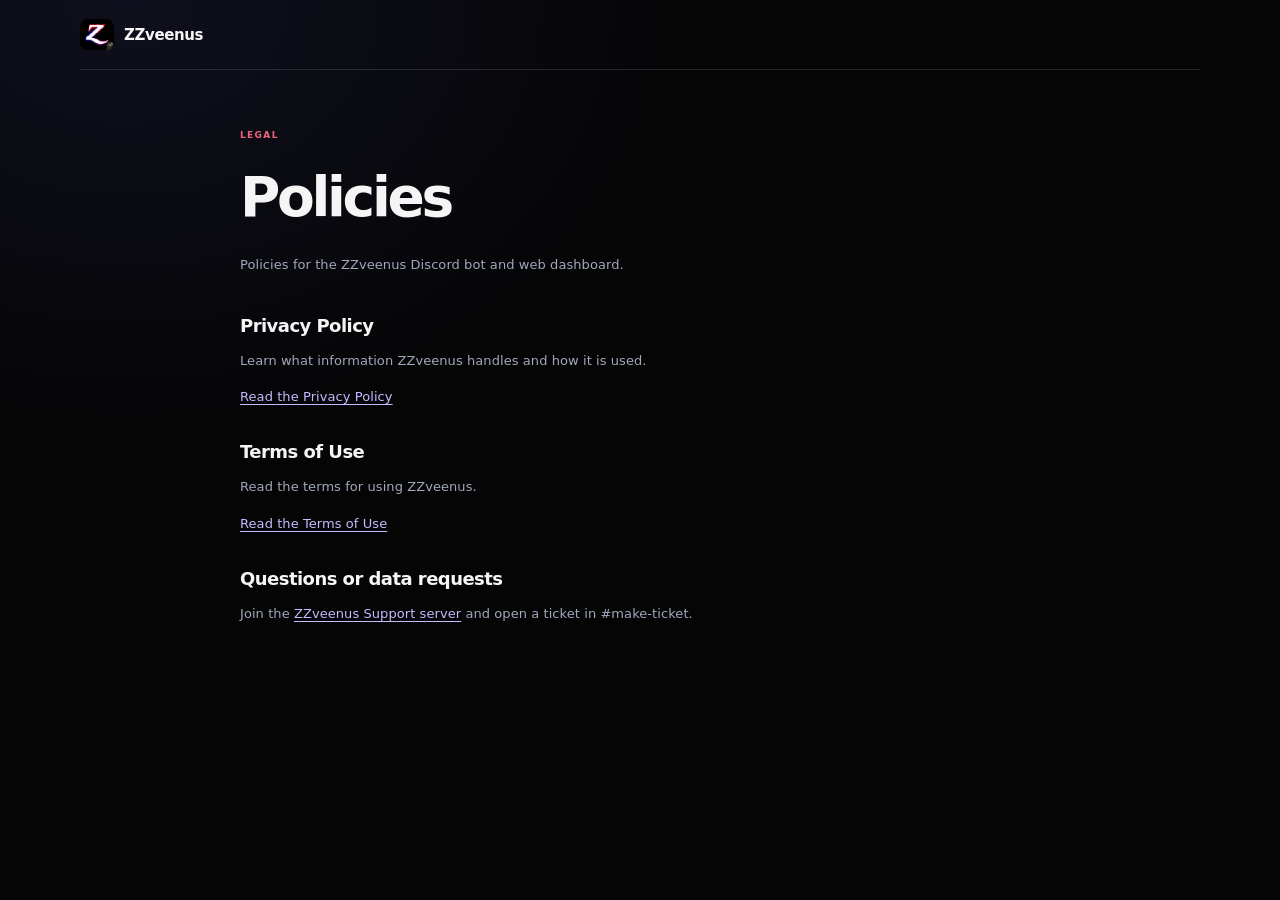
<file: index.html>
<!doctype html>
<html lang="en">
<head>
  <meta charset="utf-8">
  <meta name="viewport" content="width=device-width, initial-scale=1">
  <meta name="theme-color" content="#08090b">
  <meta name="description" content="ZZveenus service policies and support information.">
  <title>ZZveenus — Legal</title>
  <link rel="icon" href="zzveenus.png" type="image/png">
  <link rel="stylesheet" href="site.css">
</head>
<body class="doc-page">
  <header class="doc-header"><a class="brand" href="index.html" aria-label="ZZveenus legal home"><img class="brand-logo" src="zzveenus.png" alt=""><span>ZZveenus</span></a></header>
  <main class="doc-shell legal-content">
    <section class="doc-lead"><div class="eyebrow">LEGAL</div><h1>Policies</h1><p>Policies for the ZZveenus Discord bot and web dashboard.</p></section>
    <h2>Privacy Policy</h2>
    <p>Learn what information ZZveenus handles and how it is used.</p>
    <p><a href="privacy.html">Read the Privacy Policy</a></p>
    <h2>Terms of Use</h2>
    <p>Read the terms for using ZZveenus.</p>
    <p><a href="terms.html">Read the Terms of Use</a></p>
    <h2>Questions or data requests</h2>
    <p>Join the <a href="https://discord.com/invite/rjfcsgmcDd">ZZveenus Support server</a> and open a ticket in #make-ticket.</p>
  </main>
</body>
</html>
</file>
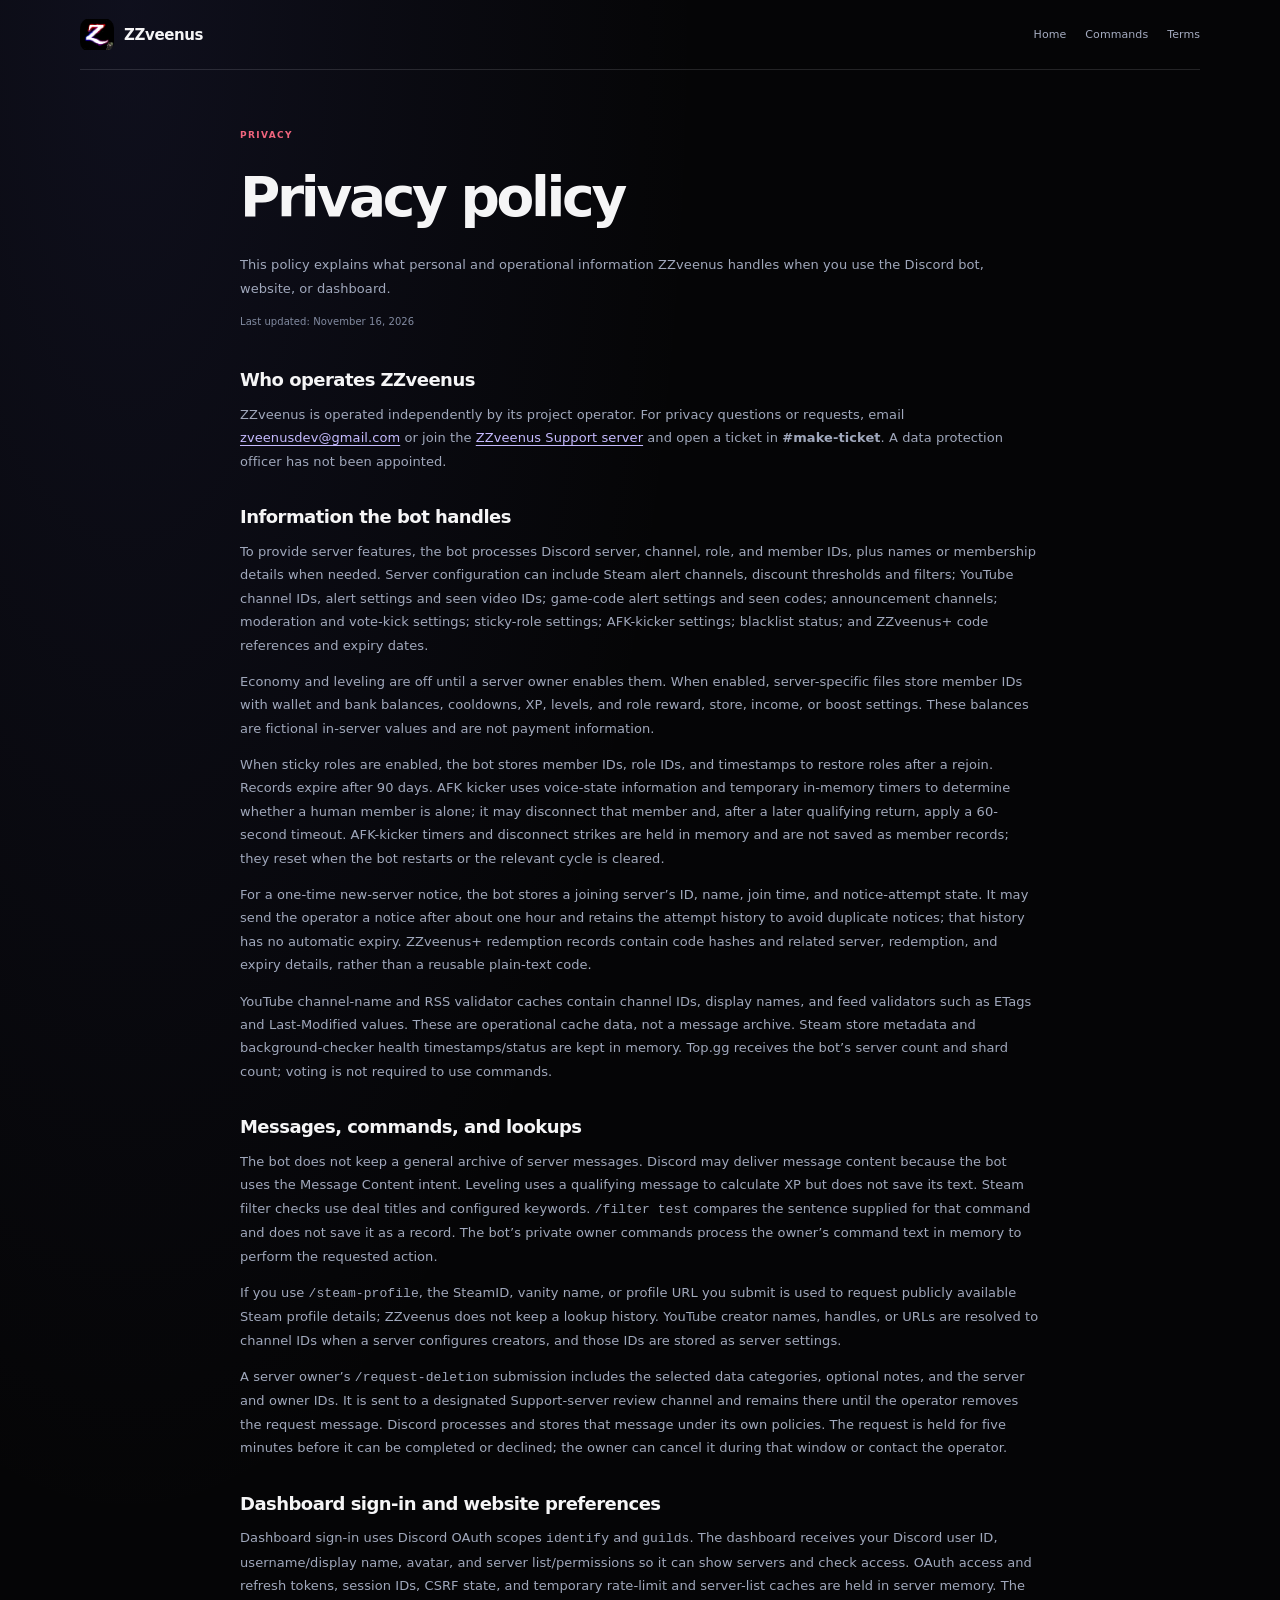
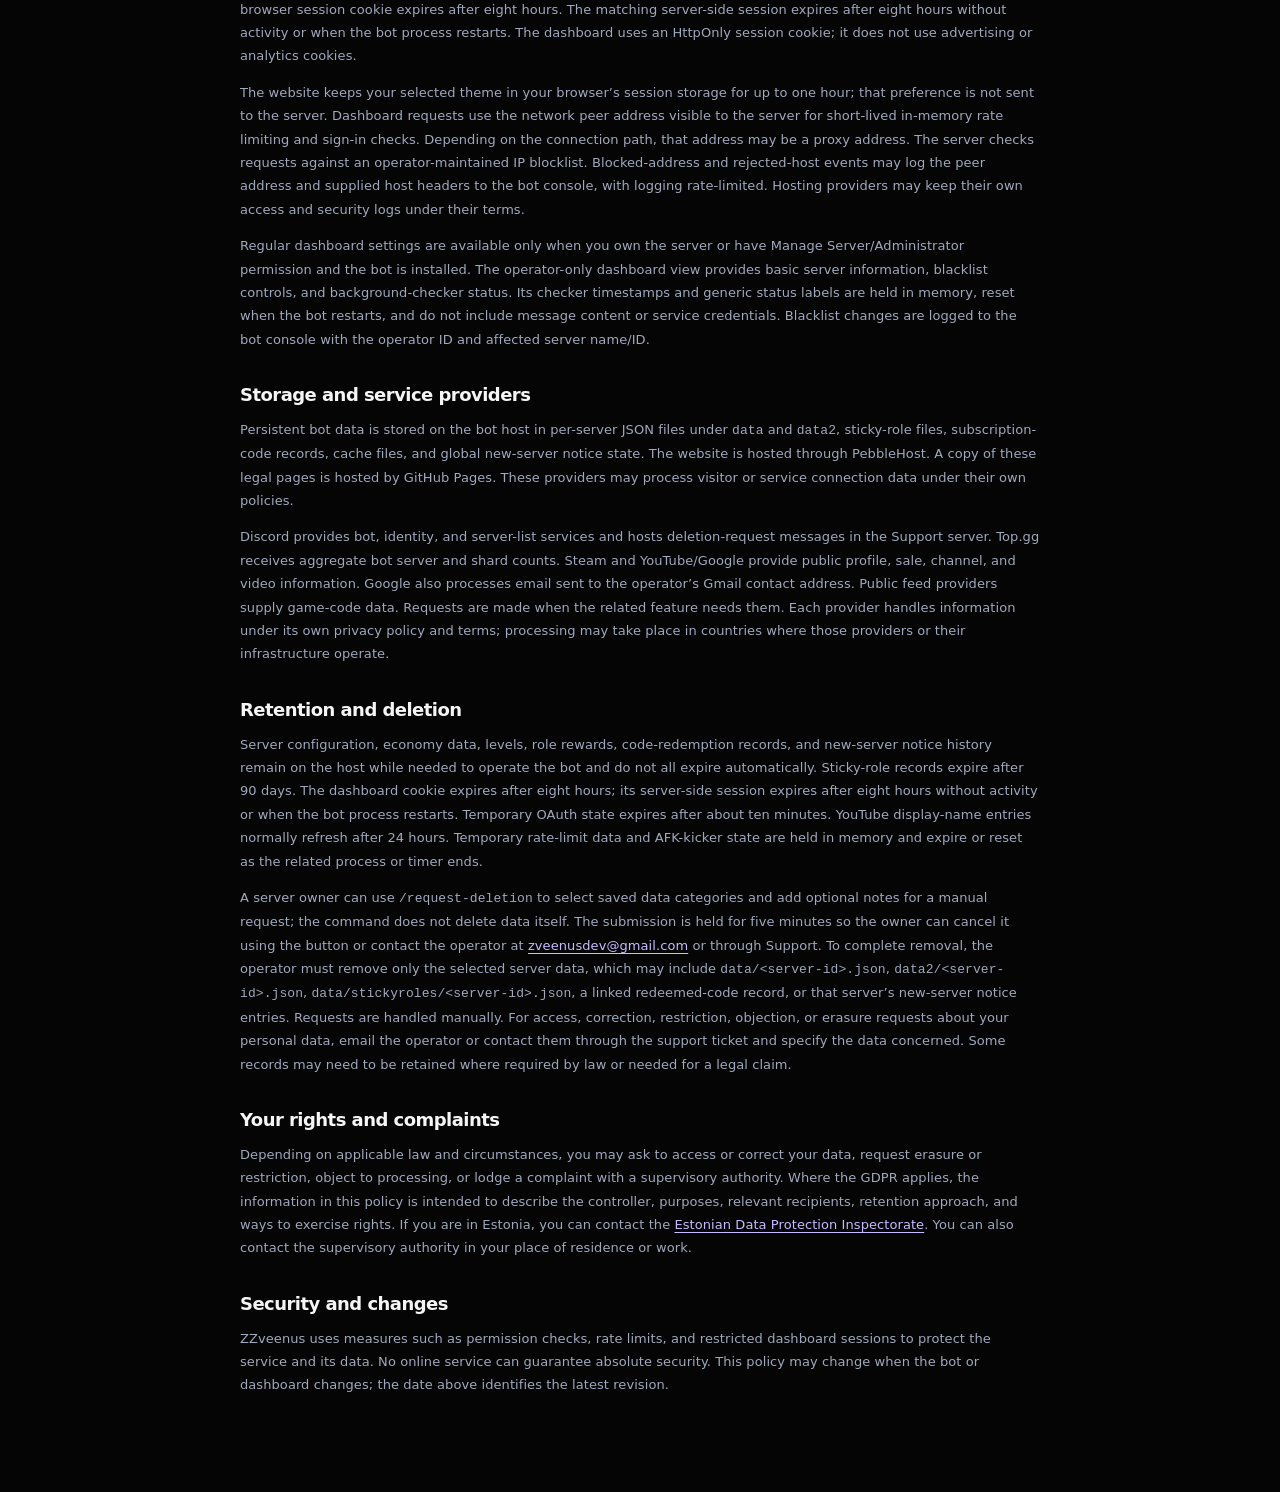
<file: privacy.html>
<!doctype html>
<html lang="en">
<head>
  <meta charset="utf-8">
  <meta name="viewport" content="width=device-width, initial-scale=1">
  <meta name="theme-color" content="#08090b">
  <meta name="description" content="What information ZZveenus and its dashboard handle, and how it is used.">
  <title>Privacy — ZZveenus</title>
  <link rel="canonical" href="https://zveenus.github.io/ZZveenus/privacy.html">
  <link rel="icon" href="zzveenus.png" type="image/png">
  <link rel="stylesheet" href="site.css">
</head>
<body class="doc-page">
  <header class="doc-header"><a class="brand" href="index.html" aria-label="ZZveenus home"><img class="brand-logo" src="zzveenus.png" alt="" onerror="this.hidden=true"><span>ZZveenus</span></a><nav class="doc-nav" aria-label="Page navigation"><a href="index.html">Home</a><a href="https://zzveenus.duckdns.org/commands">Commands</a><a href="terms.html">Terms</a></nav></header>
  <main class="doc-shell legal-content">
    <section class="doc-lead"><div class="eyebrow">PRIVACY</div><h1>Privacy policy</h1><p>This policy explains what personal and operational information ZZveenus handles when you use the Discord bot, website, or dashboard.</p><p class="last-updated">Last updated: November 16, 2026</p></section>
    <h2>Who operates ZZveenus</h2>
    <p>ZZveenus is operated independently by its project operator. For privacy questions or requests, email <a href="mailto:zveenusdev@gmail.com">zveenusdev@gmail.com</a> or join the <a href="https://discord.com/invite/rjfcsgmcDd">ZZveenus Support server</a> and open a ticket in <b>#make-ticket</b>. A data protection officer has not been appointed.</p>
    <h2>Information the bot handles</h2>
    <p>To provide server features, the bot processes Discord server, channel, role, and member IDs, plus names or membership details when needed. Server configuration can include Steam alert channels, discount thresholds and filters; YouTube channel IDs, alert settings and seen video IDs; game-code alert settings and seen codes; announcement channels; moderation and vote-kick settings; sticky-role settings; AFK-kicker settings; blacklist status; and ZZveenus+ code references and expiry dates.</p>
    <p>Economy and leveling are off until a server owner enables them. When enabled, server-specific files store member IDs with wallet and bank balances, cooldowns, XP, levels, and role reward, store, income, or boost settings. These balances are fictional in-server values and are not payment information.</p>
    <p>When sticky roles are enabled, the bot stores member IDs, role IDs, and timestamps to restore roles after a rejoin. Records expire after 90 days. AFK kicker uses voice-state information and temporary in-memory timers to determine whether a human member is alone; it may disconnect that member and, after a later qualifying return, apply a 60-second timeout. AFK-kicker timers and disconnect strikes are held in memory and are not saved as member records; they reset when the bot restarts or the relevant cycle is cleared.</p>
    <p>For a one-time new-server notice, the bot stores a joining server’s ID, name, join time, and notice-attempt state. It may send the operator a notice after about one hour and retains the attempt history to avoid duplicate notices; that history has no automatic expiry. ZZveenus+ redemption records contain code hashes and related server, redemption, and expiry details, rather than a reusable plain-text code.</p>
    <p>YouTube channel-name and RSS validator caches contain channel IDs, display names, and feed validators such as ETags and Last-Modified values. These are operational cache data, not a message archive. Steam store metadata and background-checker health timestamps/status are kept in memory. Top.gg receives the bot’s server count and shard count; voting is not required to use commands.</p>
    <h2>Messages, commands, and lookups</h2>
    <p>The bot does not keep a general archive of server messages. Discord may deliver message content because the bot uses the Message Content intent. Leveling uses a qualifying message to calculate XP but does not save its text. Steam filter checks use deal titles and configured keywords. <code>/filter test</code> compares the sentence supplied for that command and does not save it as a record. The bot’s private owner commands process the owner’s command text in memory to perform the requested action.</p>
    <p>If you use <code>/steam-profile</code>, the SteamID, vanity name, or profile URL you submit is used to request publicly available Steam profile details; ZZveenus does not keep a lookup history. YouTube creator names, handles, or URLs are resolved to channel IDs when a server configures creators, and those IDs are stored as server settings.</p>
    <p>A server owner’s <code>/request-deletion</code> submission includes the selected data categories, optional notes, and the server and owner IDs. It is sent to a designated Support-server review channel and remains there until the operator removes the request message. Discord processes and stores that message under its own policies. The request is held for five minutes before it can be completed or declined; the owner can cancel it during that window or contact the operator.</p>
    <h2>Dashboard sign-in and website preferences</h2>
    <p>Dashboard sign-in uses Discord OAuth scopes <code>identify</code> and <code>guilds</code>. The dashboard receives your Discord user ID, username/display name, avatar, and server list/permissions so it can show servers and check access. OAuth access and refresh tokens, session IDs, CSRF state, and temporary rate-limit and server-list caches are held in server memory. The browser session cookie expires after eight hours. The matching server-side session expires after eight hours without activity or when the bot process restarts. The dashboard uses an HttpOnly session cookie; it does not use advertising or analytics cookies.</p>
    <p>The website keeps your selected theme in your browser’s session storage for up to one hour; that preference is not sent to the server. Dashboard requests use the network peer address visible to the server for short-lived in-memory rate limiting and sign-in checks. Depending on the connection path, that address may be a proxy address. The server checks requests against an operator-maintained IP blocklist. Blocked-address and rejected-host events may log the peer address and supplied host headers to the bot console, with logging rate-limited. Hosting providers may keep their own access and security logs under their terms.</p>
    <p>Regular dashboard settings are available only when you own the server or have Manage Server/Administrator permission and the bot is installed. The operator-only dashboard view provides basic server information, blacklist controls, and background-checker status. Its checker timestamps and generic status labels are held in memory, reset when the bot restarts, and do not include message content or service credentials. Blacklist changes are logged to the bot console with the operator ID and affected server name/ID.</p>
    <h2>Storage and service providers</h2>
    <p>Persistent bot data is stored on the bot host in per-server JSON files under <code>data</code> and <code>data2</code>, sticky-role files, subscription-code records, cache files, and global new-server notice state. The website is hosted through PebbleHost. A copy of these legal pages is hosted by GitHub Pages. These providers may process visitor or service connection data under their own policies.</p>
    <p>Discord provides bot, identity, and server-list services and hosts deletion-request messages in the Support server. Top.gg receives aggregate bot server and shard counts. Steam and YouTube/Google provide public profile, sale, channel, and video information. Google also processes email sent to the operator’s Gmail contact address. Public feed providers supply game-code data. Requests are made when the related feature needs them. Each provider handles information under its own privacy policy and terms; processing may take place in countries where those providers or their infrastructure operate.</p>
    <h2>Retention and deletion</h2>
    <p>Server configuration, economy data, levels, role rewards, code-redemption records, and new-server notice history remain on the host while needed to operate the bot and do not all expire automatically. Sticky-role records expire after 90 days. The dashboard cookie expires after eight hours; its server-side session expires after eight hours without activity or when the bot process restarts. Temporary OAuth state expires after about ten minutes. YouTube display-name entries normally refresh after 24 hours. Temporary rate-limit data and AFK-kicker state are held in memory and expire or reset as the related process or timer ends.</p>
    <p>A server owner can use <code>/request-deletion</code> to select saved data categories and add optional notes for a manual request; the command does not delete data itself. The submission is held for five minutes so the owner can cancel it using the button or contact the operator at <a href="mailto:zveenusdev@gmail.com">zveenusdev@gmail.com</a> or through Support. To complete removal, the operator must remove only the selected server data, which may include <code>data/&lt;server-id&gt;.json</code>, <code>data2/&lt;server-id&gt;.json</code>, <code>data/stickyroles/&lt;server-id&gt;.json</code>, a linked redeemed-code record, or that server’s new-server notice entries. Requests are handled manually. For access, correction, restriction, objection, or erasure requests about your personal data, email the operator or contact them through the support ticket and specify the data concerned. Some records may need to be retained where required by law or needed for a legal claim.</p>
    <h2>Your rights and complaints</h2>
    <p>Depending on applicable law and circumstances, you may ask to access or correct your data, request erasure or restriction, object to processing, or lodge a complaint with a supervisory authority. Where the GDPR applies, the information in this policy is intended to describe the controller, purposes, relevant recipients, retention approach, and ways to exercise rights. If you are in Estonia, you can contact the <a href="https://www.aki.ee/en/guidelines-legislation/how-can-we-help-foreign-persons-and-authorities">Estonian Data Protection Inspectorate</a>. You can also contact the supervisory authority in your place of residence or work.</p>
    <h2>Security and changes</h2>
    <p>ZZveenus uses measures such as permission checks, rate limits, and restricted dashboard sessions to protect the service and its data. No online service can guarantee absolute security. This policy may change when the bot or dashboard changes; the date above identifies the latest revision.</p>
  </main>
</body>
</html>
</file>
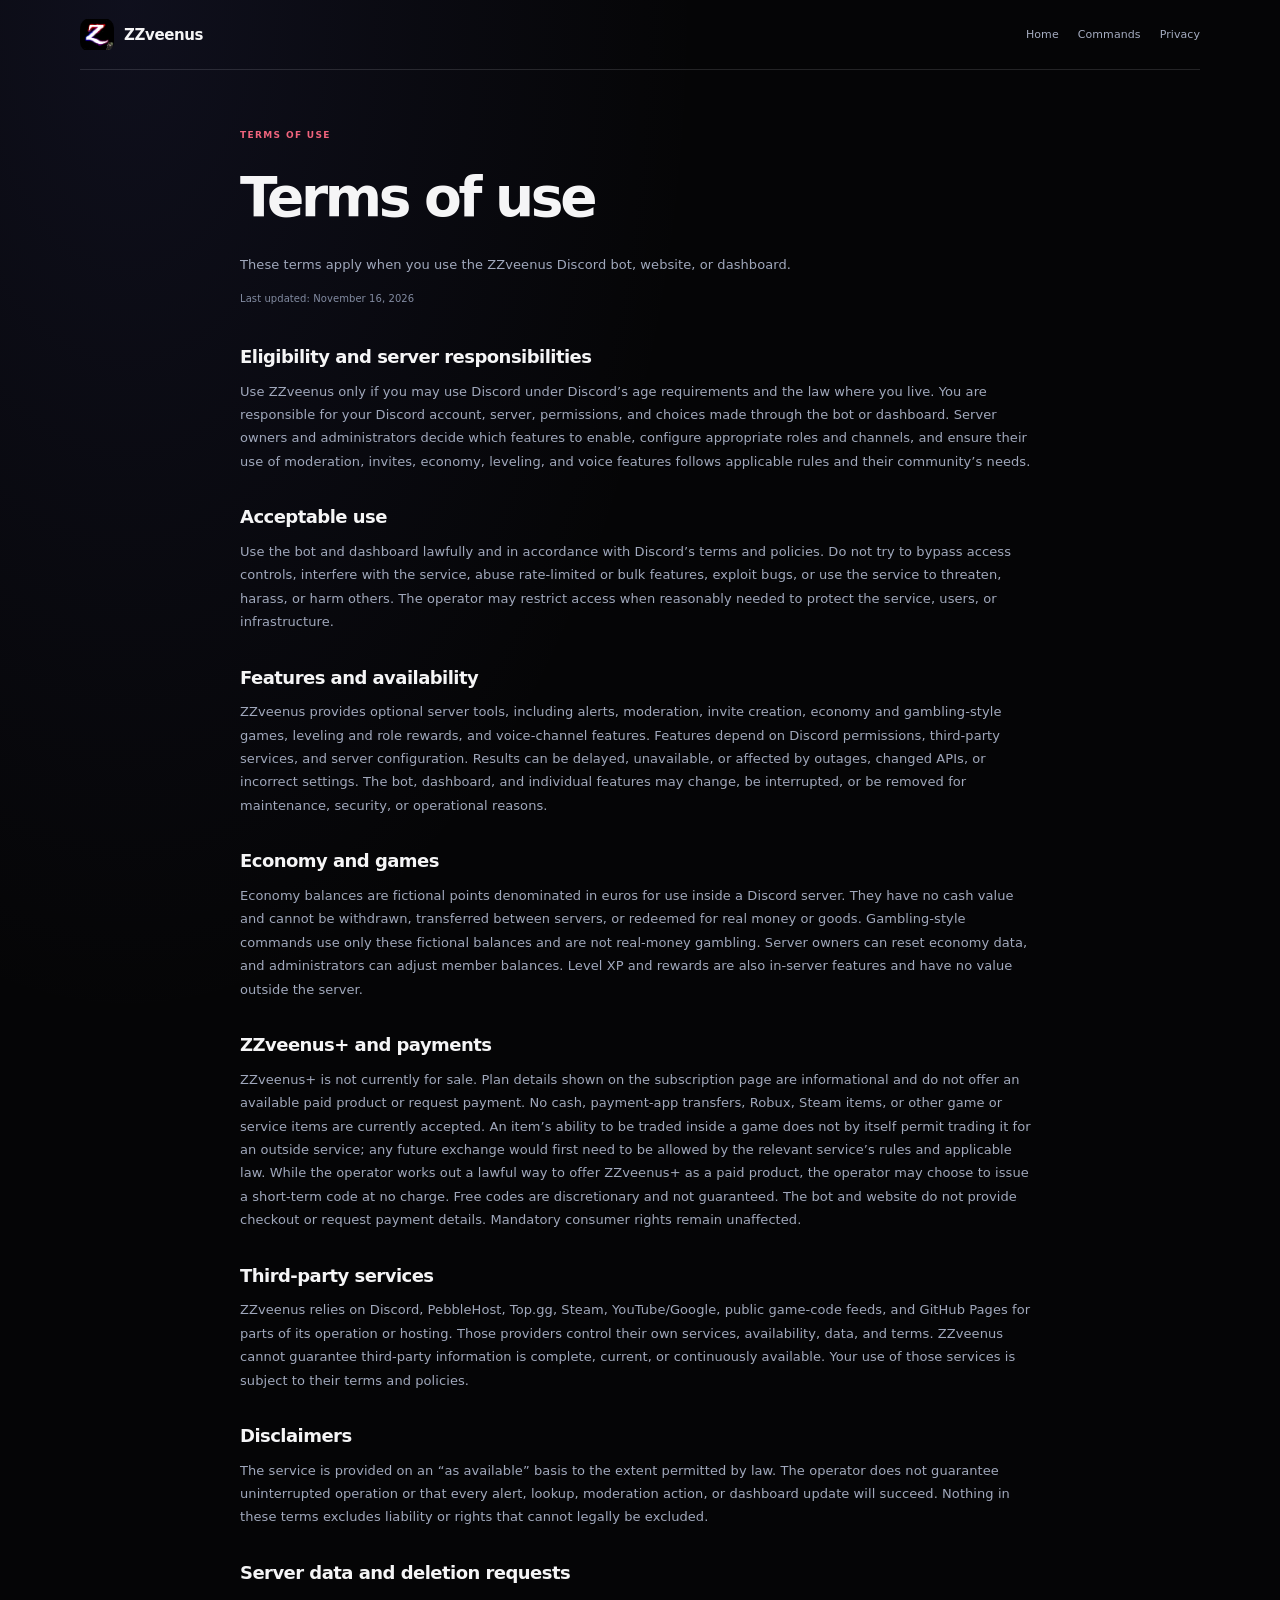
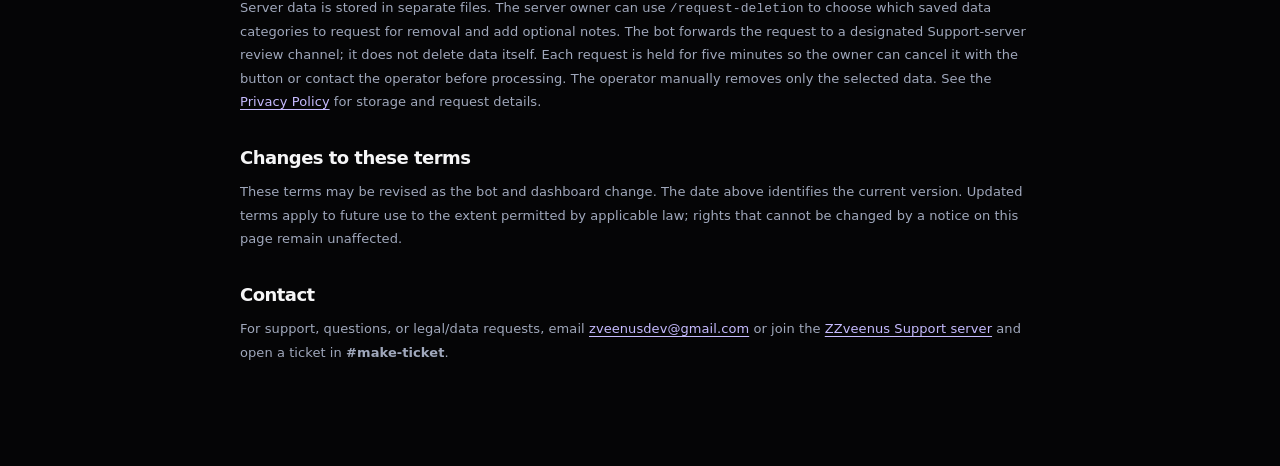
<file: terms.html>
<!doctype html>
<html lang="en">
<head>
  <meta charset="utf-8">
  <meta name="viewport" content="width=device-width, initial-scale=1">
  <meta name="theme-color" content="#08090b">
  <meta name="description" content="Terms for using the ZZveenus Discord bot and web dashboard.">
  <title>Terms — ZZveenus</title>
  <link rel="canonical" href="https://zveenus.github.io/ZZveenus/terms.html">
  <link rel="icon" href="zzveenus.png" type="image/png">
  <link rel="stylesheet" href="site.css">
</head>
<body class="doc-page">
  <header class="doc-header"><a class="brand" href="index.html" aria-label="ZZveenus home"><img class="brand-logo" src="zzveenus.png" alt="" onerror="this.hidden=true"><span>ZZveenus</span></a><nav class="doc-nav" aria-label="Page navigation"><a href="index.html">Home</a><a href="https://zzveenus.duckdns.org/commands">Commands</a><a href="privacy.html">Privacy</a></nav></header>
  <main class="doc-shell legal-content">
    <section class="doc-lead"><div class="eyebrow">TERMS OF USE</div><h1>Terms of use</h1><p>These terms apply when you use the ZZveenus Discord bot, website, or dashboard.</p><p class="last-updated">Last updated: November 16, 2026</p></section>
    <h2>Eligibility and server responsibilities</h2>
    <p>Use ZZveenus only if you may use Discord under Discord’s age requirements and the law where you live. You are responsible for your Discord account, server, permissions, and choices made through the bot or dashboard. Server owners and administrators decide which features to enable, configure appropriate roles and channels, and ensure their use of moderation, invites, economy, leveling, and voice features follows applicable rules and their community’s needs.</p>
    <h2>Acceptable use</h2>
    <p>Use the bot and dashboard lawfully and in accordance with Discord’s terms and policies. Do not try to bypass access controls, interfere with the service, abuse rate-limited or bulk features, exploit bugs, or use the service to threaten, harass, or harm others. The operator may restrict access when reasonably needed to protect the service, users, or infrastructure.</p>
    <h2>Features and availability</h2>
    <p>ZZveenus provides optional server tools, including alerts, moderation, invite creation, economy and gambling-style games, leveling and role rewards, and voice-channel features. Features depend on Discord permissions, third-party services, and server configuration. Results can be delayed, unavailable, or affected by outages, changed APIs, or incorrect settings. The bot, dashboard, and individual features may change, be interrupted, or be removed for maintenance, security, or operational reasons.</p>
    <h2>Economy and games</h2>
    <p>Economy balances are fictional points denominated in euros for use inside a Discord server. They have no cash value and cannot be withdrawn, transferred between servers, or redeemed for real money or goods. Gambling-style commands use only these fictional balances and are not real-money gambling. Server owners can reset economy data, and administrators can adjust member balances. Level XP and rewards are also in-server features and have no value outside the server.</p>
    <h2>ZZveenus+ and payments</h2>
    <p>ZZveenus+ is not currently for sale. Plan details shown on the subscription page are informational and do not offer an available paid product or request payment. No cash, payment-app transfers, Robux, Steam items, or other game or service items are currently accepted. An item’s ability to be traded inside a game does not by itself permit trading it for an outside service; any future exchange would first need to be allowed by the relevant service’s rules and applicable law. While the operator works out a lawful way to offer ZZveenus+ as a paid product, the operator may choose to issue a short-term code at no charge. Free codes are discretionary and not guaranteed. The bot and website do not provide checkout or request payment details. Mandatory consumer rights remain unaffected.</p>
    <h2>Third-party services</h2>
    <p>ZZveenus relies on Discord, PebbleHost, Top.gg, Steam, YouTube/Google, public game-code feeds, and GitHub Pages for parts of its operation or hosting. Those providers control their own services, availability, data, and terms. ZZveenus cannot guarantee third-party information is complete, current, or continuously available. Your use of those services is subject to their terms and policies.</p>
    <h2>Disclaimers</h2>
    <p>The service is provided on an “as available” basis to the extent permitted by law. The operator does not guarantee uninterrupted operation or that every alert, lookup, moderation action, or dashboard update will succeed. Nothing in these terms excludes liability or rights that cannot legally be excluded.</p>
    <h2>Server data and deletion requests</h2>
    <p>Server data is stored in separate files. The server owner can use <code>/request-deletion</code> to choose which saved data categories to request for removal and add optional notes. The bot forwards the request to a designated Support-server review channel; it does not delete data itself. Each request is held for five minutes so the owner can cancel it with the button or contact the operator before processing. The operator manually removes only the selected data. See the <a href="privacy.html">Privacy Policy</a> for storage and request details.</p>
    <h2>Changes to these terms</h2>
    <p>These terms may be revised as the bot and dashboard change. The date above identifies the current version. Updated terms apply to future use to the extent permitted by applicable law; rights that cannot be changed by a notice on this page remain unaffected.</p>
    <h2>Contact</h2>
    <p>For support, questions, or legal/data requests, email <a href="mailto:zveenusdev@gmail.com">zveenusdev@gmail.com</a> or join the <a href="https://discord.com/invite/rjfcsgmcDd">ZZveenus Support server</a> and open a ticket in <b>#make-ticket</b>.</p>
  </main>
</body>
</html>
</file>
<file: site.css>
:root{color-scheme:dark;--bg:#0b0e16;--surface:#111522;--surface-2:#151a2a;--line:rgba(180,191,235,.12);--text:#f3f5ff;--muted:#a0a7bd;--dim:#717991;--purple:#9a8bff;--blue:#6f92ff;--mint:#7de5c7;--orange:#ffb47e;--shadow:0 28px 90px rgba(0,0,0,.38);font-family:Inter,ui-sans-serif,system-ui,-apple-system,BlinkMacSystemFont,"Segoe UI",sans-serif}*{box-sizing:border-box}html{scroll-behavior:smooth;scroll-padding-top:90px}body{margin:0;background:var(--bg);color:var(--text);font-size:15px;line-height:1.6}a{color:inherit;text-decoration:none}button,input,select,textarea{font:inherit}button,a{-webkit-tap-highlight-color:transparent}button:focus-visible,a:focus-visible,input:focus-visible,select:focus-visible,textarea:focus-visible{outline:2px solid var(--purple);outline-offset:3px}.site-shell{overflow:hidden}.section-wrap{width:min(1160px,calc(100% - 56px));margin-inline:auto}.topbar{height:78px;width:min(1260px,calc(100% - 48px));margin:auto;display:flex;align-items:center;justify-content:space-between;border-bottom:1px solid rgba(255,255,255,.06)}.brand{display:inline-flex;align-items:center;gap:11px;font-weight:760;font-size:16px;letter-spacing:-.03em}.brand-mark{display:grid;place-items:center;width:32px;height:32px;border-radius:11px;color:#101322;font-size:17px;font-weight:900;background:linear-gradient(140deg,#c4b8ff,#7187ff);box-shadow:0 5px 25px rgba(133,130,255,.28)}.main-nav,.top-actions{display:flex;align-items:center;gap:29px}.main-nav a,.support-link{color:var(--muted);font-size:13px;transition:color .2s}.main-nav a:hover,.support-link:hover,.footer-links a:hover{color:var(--text)}.top-actions{gap:10px}.button{display:inline-flex;align-items:center;justify-content:center;gap:10px;padding:12px 18px;border-radius:12px;border:1px solid transparent;font-size:13px;font-weight:720;transition:transform .2s,border-color .2s,background .2s,box-shadow .2s;cursor:pointer}.button:hover{transform:translateY(-2px)}.button-small{padding:9px 13px;font-size:12px}.button-large{padding:15px 20px;font-size:14px}.button-primary{color:#101322;background:linear-gradient(135deg,#c4b8ff,#91a1ff 70%,#7edccc);box-shadow:0 8px 30px rgba(130,139,255,.18)}.button-primary:hover{box-shadow:0 12px 34px rgba(130,139,255,.28)}.button-quiet{background:rgba(255,255,255,.035);border-color:var(--line);color:#d5daf0}.button-outline{background:rgba(255,255,255,.025);border-color:rgba(200,206,255,.2);color:#e8eaff}.button-outline:hover,.button-quiet:hover{border-color:rgba(190,183,255,.55);background:rgba(255,255,255,.06)}.hero{min-height:645px;display:grid;grid-template-columns:1.02fr .98fr;gap:56px;align-items:center;padding-top:50px;padding-bottom:66px}.hero-copy{position:relative;z-index:2}.eyebrow{display:flex;align-items:center;gap:9px;color:#bcb6ff;text-transform:uppercase;font-weight:760;font-size:10px;letter-spacing:.17em}.pulse-dot{width:7px;height:7px;border-radius:50%;background:var(--mint);box-shadow:0 0 14px var(--mint)}h1,h2,h3,p{margin-top:0}.hero h1{font-size:clamp(46px,6vw,74px);letter-spacing:-.07em;line-height:1.05;margin:21px 0 22px;font-weight:780}.gradient-text{color:transparent;background:linear-gradient(95deg,#c5b7ff 3%,#8e9cff 55%,#87e2c9);background-clip:text;-webkit-background-clip:text}.hero-lede{max-width:540px;font-size:17px;line-height:1.7;color:#aeb5ca}.hero-buttons{display:flex;flex-wrap:wrap;gap:12px;margin-top:28px}.hero-footnote{margin-top:20px;color:#8f97ad;font-size:12px}.mini-check{display:inline-grid;place-items:center;width:18px;height:18px;border-radius:50%;margin-right:5px;color:var(--mint);background:rgba(125,229,199,.12);font-weight:800}.hero-footnote code,.feature-command,.step code,.faq-item code{font-size:11px;color:#cec9ff;background:rgba(155,139,255,.1);border:1px solid rgba(155,139,255,.14);border-radius:6px;padding:3px 6px}.support-link{display:inline-block;margin-top:24px;font-size:12px}.support-link span{color:var(--purple);padding-left:3px}.hero-art{min-height:470px;position:relative;display:grid;place-items:center;isolation:isolate}.hero-art:before{content:"";position:absolute;width:340px;height:340px;border-radius:50%;background:radial-gradient(circle,rgba(105,116,255,.23),rgba(64,80,181,.06) 52%,transparent 70%);filter:blur(12px);z-index:-2}.art-orbit{position:absolute;width:400px;height:400px;border:1px solid rgba(158,151,255,.13);border-radius:50%;z-index:-1;transform:rotate(-20deg) scaleY(.54)}.orbit-two{width:480px;height:480px;transform:rotate(48deg) scaleY(.44);border-color:rgba(123,228,211,.1)}.orb{position:absolute;border-radius:50%;filter:blur(1px);z-index:-1}.orb-a{width:13px;height:13px;right:10%;top:15%;background:#82e7ce;box-shadow:0 0 30px #82e7ce}.orb-b{width:8px;height:8px;left:5%;bottom:18%;background:#a392ff;box-shadow:0 0 25px #a392ff}.discord-card{position:relative;width:min(370px,85%);padding:20px;border-radius:20px;border:1px solid rgba(195,198,255,.18);background:linear-gradient(145deg,rgba(28,34,55,.96),rgba(17,21,34,.96));box-shadow:0 35px 90px rgba(0,0,0,.4),0 0 55px rgba(105,116,255,.11);transform:rotate(-2deg)}.discord-card-head,.alert-preview,.card-foot,.sale-line,.setup-head{display:flex;align-items:center}.discord-card-head{gap:11px}.discord-avatar,.setup-mark{width:38px;height:38px;display:grid;place-items:center;border-radius:13px;background:linear-gradient(135deg,#ab9cff,#7287ff);color:#13152a;font-size:19px;font-weight:900}.discord-card-head strong,.discord-card-head small,.alert-preview b,.alert-preview small,.setup-head b,.setup-head small,.sale-line b,.sale-line small{display:block}.discord-card-head strong{font-size:13px}.discord-card-head small,.alert-preview small,.setup-head small,.sale-line small{font-size:10px;color:#8790a8}.card-dots{margin-left:auto;color:#8089a2;letter-spacing:2px}.alert-tag{display:flex;justify-content:space-between;margin-top:24px;color:#ffbb89;font-weight:800;font-size:9px;letter-spacing:.15em}.alert-online{font-size:8px;color:#79dfbd}.discord-card h3{margin:12px 0 5px;font-size:20px;letter-spacing:-.04em}.discord-card>p{color:#a6aec3;font-size:12px;line-height:1.6;margin-bottom:17px}.alert-preview{gap:11px;padding:12px;border:1px solid rgba(255,255,255,.07);border-radius:12px;background:rgba(255,255,255,.035)}.preview-icon{display:grid;place-items:center;width:30px;height:30px;background:rgba(255,177,126,.12);border-radius:10px;color:var(--orange);font-size:19px}.alert-preview b{font-size:11px}.alert-preview strong{margin-left:auto;color:var(--mint);font-size:12px}.card-divider{height:1px;background:rgba(255,255,255,.07);margin:17px 0 12px}.card-foot{justify-content:space-between;color:#798198;font-size:9px}.float-chip{position:absolute;padding:9px 12px;border:1px solid rgba(196,199,255,.14);border-radius:99px;background:rgba(16,20,33,.87);box-shadow:0 9px 30px rgba(0,0,0,.24);color:#bdc2d7;font-size:10px;backdrop-filter:blur(16px)}.float-chip span{color:var(--mint);margin-right:5px}.chip-top{top:18%;right:0}.chip-bottom{bottom:13%;left:1%}.trust-strip{display:flex;align-items:center;justify-content:space-between;gap:14px;padding:19px 24px;margin-bottom:128px;border:1px solid var(--line);border-radius:15px;background:linear-gradient(90deg,rgba(255,255,255,.025),rgba(126,135,222,.055),rgba(255,255,255,.02));color:#bac1d4;font-size:11px}.trust-strip>span{font-size:9px;letter-spacing:.14em;color:#858da3;font-weight:760}.trust-strip b{font-weight:600}.trust-strip i{height:4px;width:4px;border-radius:50%;background:#6e718c}.features-section{padding-bottom:128px}.section-heading{max-width:620px;margin-bottom:42px}.section-heading h2,.how-section h2,.closing h2{font-size:clamp(35px,4.6vw,54px);line-height:1.08;letter-spacing:-.065em;margin:16px 0}.muted-heading{color:#868ea5}.section-heading>p,.why-card p,.closing>p{color:#9da5ba;font-size:14px}.feature-grid{display:grid;grid-template-columns:1fr 1fr;gap:16px}.feature-card{position:relative;min-height:300px;padding:25px;border:1px solid var(--line);border-radius:20px;background:linear-gradient(145deg,rgba(23,28,44,.86),rgba(16,20,31,.9));overflow:hidden;transition:transform .25s,border-color .25s}.feature-card:hover{transform:translateY(-4px);border-color:rgba(176,166,255,.32)}.feature-wide{grid-column:span 2;display:grid;grid-template-columns:.9fr 1.1fr;align-items:center;gap:28px;min-height:280px}.feature-icon{display:grid;place-items:center;width:38px;height:38px;border-radius:13px;margin-bottom:19px;font-size:18px;font-weight:800}.icon-orange{background:rgba(255,180,126,.13);color:var(--orange)}.icon-red{background:rgba(255,101,120,.12);color:#ff7186}.icon-violet{background:rgba(156,139,255,.14);color:#b4a7ff}.icon-blue{background:rgba(111,146,255,.15);color:#91a9ff}.icon-green{background:rgba(125,229,199,.12);color:var(--mint)}.icon-teal{background:rgba(82,205,190,.12);color:#68d5c9}.feature-kicker{color:#939bb1;font-size:9px;font-weight:800;letter-spacing:.16em}.feature-card h3{font-size:20px;letter-spacing:-.04em;line-height:1.25;margin:8px 0 10px}.feature-card p{color:#a1a9bd;font-size:12px;line-height:1.7;margin:0;max-width:460px}.feature-command{display:inline-block;margin-top:18px}.feature-copy .feature-icon{margin-bottom:16px}.feature-visual,.setup-visual{min-height:188px;padding:18px;border:1px solid rgba(190,194,255,.12);border-radius:16px;background:radial-gradient(ellipse at 80% 15%,rgba(112,115,255,.13),transparent 55%),rgba(9,12,21,.45)}.visual-label{margin-bottom:20px;color:#767e96;font-size:8px;letter-spacing:.15em;font-weight:800}.sale-line{gap:10px;padding:10px 0;border-top:1px solid rgba(255,255,255,.06)}.sale-glyph{display:grid;place-items:center;width:30px;height:30px;background:rgba(255,180,126,.12);border-radius:9px;color:var(--orange);font-size:17px;font-weight:800}.sale-line b{font-size:10px}.sale-line em{margin-left:auto;color:var(--mint);font-style:normal;font-size:11px;font-weight:800}.ghost-line{opacity:.68}.mini-demo{display:flex;align-items:center;gap:10px;margin-top:24px;padding:12px;border-radius:13px;background:rgba(255,255,255,.035);border:1px solid rgba(255,255,255,.06)}.demo-play{display:grid;place-items:center;width:31px;height:31px;border-radius:10px;background:rgba(255,92,120,.13);color:#ff8094;font-size:11px}.mini-demo b,.mini-demo small{display:block}.mini-demo b{font-size:10px}.mini-demo small{font-size:9px;color:#818aa0}.demo-arrow{margin-left:auto;color:#9c91ff}.code-demo{display:flex;align-items:center;justify-content:space-between;flex-wrap:wrap;gap:10px;margin-top:20px;padding:13px 14px;border-radius:13px;background:rgba(255,255,255,.035);color:#9a9fb5;font-size:8px;letter-spacing:.05em}.code-demo b{font-size:10px;color:#c2b5ff;letter-spacing:.17em}.code-demo span:last-child{width:100%;color:#70798f}.setup-visual{min-height:185px}.setup-head{gap:10px;margin-bottom:16px}.setup-mark{width:30px;height:30px;border-radius:10px;font-size:14px}.setup-head b{font-size:10px}.setup-row{display:flex;align-items:center;gap:9px;padding:8px 0;border-top:1px solid rgba(255,255,255,.055);font-size:10px;color:#b6bdd0}.setup-row small{margin-left:auto;color:#78dcbf;font-size:8px}.check-pill{display:grid;place-items:center;width:16px;height:16px;border-radius:50%;background:rgba(125,229,199,.13);color:var(--mint);font-size:10px}.text-link{display:inline-block;margin-top:18px;color:#c2b8ff;font-size:11px}.text-link span{margin-left:4px}.media-note{display:flex;align-items:center;gap:15px;margin-top:18px;padding:17px 20px;border:1px dashed rgba(177,170,255,.26);border-radius:15px;color:#9ea7bc;background:rgba(144,130,255,.035)}.media-note>span{display:grid;place-items:center;width:32px;height:32px;border-radius:50%;background:rgba(160,146,255,.14);color:#c5bbff;font-size:11px}.media-note b{display:block;color:#d5d7e9;font-size:11px}.media-note p{margin:3px 0 0;font-size:10px}.how-section{padding:96px 0;background:radial-gradient(ellipse at 10% 45%,rgba(76,89,179,.1),transparent 50%),linear-gradient(180deg,rgba(255,255,255,.018),transparent)}.how-layout{display:grid;grid-template-columns:.85fr 1.15fr;gap:100px;align-items:center}.how-section .section-heading{margin:0}.how-section .button{margin-top:10px}.steps-list{display:grid;gap:7px}.step{display:grid;grid-template-columns:55px 1fr;gap:15px;padding:21px 0;border-bottom:1px solid var(--line)}.step:last-child{border-bottom:none}.step-number{font-size:12px;color:#9c91ff;font-weight:800;letter-spacing:.1em}.step h3{margin:0 0 6px;font-size:15px}.step p{margin:0;color:#9da5ba;font-size:12px}.why-section{padding-top:112px;padding-bottom:110px}.why-card{position:relative;display:grid;grid-template-columns:1fr .8fr;gap:40px;align-items:center;min-height:330px;padding:47px;border-radius:23px;border:1px solid rgba(186,181,255,.16);background:radial-gradient(ellipse at 80% 40%,rgba(113,113,245,.12),transparent 47%),linear-gradient(145deg,#171b2c,#111522);overflow:hidden}.why-card h2{font-size:38px;letter-spacing:-.06em;margin:14px 0}.why-card p{max-width:520px;line-height:1.75}.why-card .button{margin-top:12px}.why-stats{height:245px;position:relative;display:grid;place-items:center}.why-orbit{position:absolute;width:235px;height:235px;border-radius:50%;border:1px solid rgba(171,162,255,.21);transform:rotate(34deg) scaleY(.56)}.why-orbit:before,.why-orbit:after{content:"";position:absolute;inset:22px;border:1px solid rgba(124,225,205,.14);border-radius:50%}.why-orbit:after{inset:44px;border-color:rgba(173,161,255,.13)}.why-mark{display:grid;place-items:center;width:68px;height:68px;border-radius:22px;background:linear-gradient(145deg,#c4b8ff,#7a8eff);color:#16172b;font-size:34px;font-weight:900;box-shadow:0 0 45px rgba(141,133,255,.35)}.why-label{position:absolute;padding:6px 9px;border-radius:8px;background:rgba(10,13,23,.84);border:1px solid var(--line);color:#b6bdd1;font-size:8px;letter-spacing:.1em}.label-a{top:12%;left:16%}.label-b{top:20%;right:6%}.label-c{bottom:15%;left:8%}.label-d{bottom:11%;right:12%}.faq-section{display:grid;grid-template-columns:.7fr 1.3fr;gap:70px;padding-bottom:125px}.faq-section .section-heading{margin:0}.faq-list{border-top:1px solid var(--line)}.faq-item{border-bottom:1px solid var(--line);padding:0 2px}.faq-item summary{display:flex;justify-content:space-between;align-items:center;gap:15px;list-style:none;cursor:pointer;padding:19px 0;font-size:13px;font-weight:650}.faq-item summary::-webkit-details-marker{display:none}.faq-item summary span{color:#a498ff;font-size:21px;font-weight:300;transition:transform .2s}.faq-item[open] summary span{transform:rotate(45deg)}.faq-item p{max-width:610px;margin:0;padding:0 32px 20px 0;color:#9fa7ba;font-size:12px}.faq-item p a{color:#c5baff;text-decoration:underline;text-underline-offset:3px}.closing{position:relative;margin-bottom:96px;padding:66px 24px;text-align:center;border:1px solid rgba(182,173,255,.16);border-radius:24px;background:linear-gradient(145deg,rgba(24,28,46,.96),rgba(15,18,29,.95));overflow:hidden}.closing-glow{position:absolute;top:-140px;left:50%;transform:translateX(-50%);width:430px;height:240px;background:rgba(121,121,255,.15);filter:blur(80px);pointer-events:none}.closing>*:not(.closing-glow){position:relative}.closing .eyebrow{justify-content:center}.closing h2{margin:16px 0;font-size:clamp(34px,5vw,54px)}.closing>p{margin-bottom:5px}.closing .hero-buttons{justify-content:center}.footer{padding-top:25px;padding-bottom:30px;border-top:1px solid var(--line);display:grid;grid-template-columns:1fr auto;gap:28px}.footer-main p{margin:12px 0 0;color:#858da2;font-size:11px}.footer-links{display:flex;gap:19px;align-items:center;color:#a5acc0;font-size:10px}.footer-legal{grid-column:span 2;display:flex;justify-content:space-between;padding-top:17px;border-top:1px solid rgba(255,255,255,.055);color:#6f778d;font-size:9px}.reveal{opacity:0;transform:translateY(15px);transition:opacity .7s ease,transform .7s ease}.reveal.visible{opacity:1;transform:translateY(0)}@media(prefers-reduced-motion:reduce){html{scroll-behavior:auto}*,*:before,*:after{animation-duration:.01ms!important;animation-iteration-count:1!important;transition-duration:.01ms!important}.reveal{opacity:1;transform:none}}

.dashboard-page{min-height:100vh;background:radial-gradient(ellipse at 12% -10%,rgba(103,108,230,.13),transparent 42%),var(--bg)}.dash-topbar{height:70px;padding:0 max(24px,calc((100vw - 1280px)/2));display:flex;align-items:center;justify-content:space-between;border-bottom:1px solid var(--line);background:rgba(11,14,22,.8)}.dash-topbar .brand small{color:#8c94ab;font-size:11px;letter-spacing:0;font-weight:560}.brand-divider{color:#535a70;font-weight:400}.user-area{display:flex;align-items:center;gap:11px;color:#cbd0e2;font-size:12px}.user-avatar{width:31px;height:31px;border-radius:50%;object-fit:cover;background:#282d44}.dashboard-root{width:min(1180px,calc(100% - 48px));min-height:calc(100vh - 70px);margin:auto;padding:42px 0 70px}.loading-screen{min-height:55vh;display:grid;place-content:center;text-align:center;color:var(--muted)}.spinner{display:block;width:28px;height:28px;margin:0 auto 14px;border:2px solid rgba(166,157,255,.2);border-top-color:#a99aff;border-radius:50%;animation:spin .8s linear infinite}@keyframes spin{to{transform:rotate(360deg)}}.dashboard-intro{display:flex;align-items:end;justify-content:space-between;gap:20px;margin-bottom:27px}.dashboard-intro h1{font-size:34px;letter-spacing:-.06em;margin:8px 0}.dashboard-intro p{color:#9fa7ba;margin:0;font-size:13px}.server-grid{display:grid;grid-template-columns:repeat(3,1fr);gap:13px}.server-card{display:flex;align-items:center;gap:13px;padding:17px;border:1px solid var(--line);border-radius:16px;background:linear-gradient(145deg,rgba(25,30,47,.86),rgba(16,20,31,.94));transition:transform .2s,border-color .2s}.server-card:hover{transform:translateY(-2px);border-color:rgba(178,167,255,.34)}.server-icon{width:49px;height:49px;flex:none;border-radius:15px;display:grid;place-items:center;object-fit:cover;background:linear-gradient(140deg,#5e668e,#272d43);color:#e8eaff;font-size:19px;font-weight:800}.server-meta{min-width:0;flex:1}.server-meta strong{display:block;overflow:hidden;text-overflow:ellipsis;white-space:nowrap;font-size:13px}.server-meta small{display:block;color:#8b93a9;font-size:10px;margin-top:3px}.server-state{font-size:9px;color:#7adfbd}.server-state.offline{color:#ffbe88}.server-card-action{margin-top:9px;color:#c4b9ff;font-size:10px;font-weight:700}.dashboard-empty{max-width:620px;padding:25px;border-radius:17px;border:1px dashed rgba(177,168,255,.25);background:rgba(156,139,255,.035);color:#a3abc0}.dashboard-empty h2{font-size:19px;color:#f0f1fb;letter-spacing:-.04em}.dashboard-empty p{font-size:12px;line-height:1.7}.dash-server-heading{display:flex;align-items:center;gap:15px;margin-bottom:27px}.dash-server-heading .server-icon{width:55px;height:55px}.dash-server-heading h1{margin:0;font-size:27px;letter-spacing:-.05em}.dash-server-heading p{margin:4px 0 0;color:#9098ad;font-size:11px}.dash-back{display:inline-flex;margin-bottom:19px;color:#9da5ba;font-size:11px}.dash-back:hover{color:#e4e6f3}.server-layout{display:grid;grid-template-columns:208px minmax(0,1fr);gap:22px;align-items:start}.server-sidebar{position:sticky;top:20px;padding:10px;border:1px solid var(--line);border-radius:15px;background:rgba(18,22,35,.8)}.server-sidebar button{width:100%;display:flex;align-items:center;gap:10px;padding:10px 11px;text-align:left;border:0;border-radius:9px;background:transparent;color:#a1a9bd;font-size:11px;cursor:pointer}.server-sidebar button:hover{background:rgba(255,255,255,.04);color:#eef0fc}.server-sidebar button.active{background:rgba(145,133,255,.13);color:#d7d0ff}.server-sidebar button span{width:18px;text-align:center;color:#a59aff}.settings-panel{min-width:0;padding:26px;border:1px solid var(--line);border-radius:17px;background:linear-gradient(145deg,rgba(21,26,42,.88),rgba(15,19,30,.94))}.panel-heading{display:flex;justify-content:space-between;gap:15px;align-items:start;padding-bottom:19px;border-bottom:1px solid var(--line);margin-bottom:21px}.panel-heading h2{margin:0 0 5px;font-size:20px;letter-spacing:-.04em}.panel-heading p{margin:0;color:#949cb0;font-size:11px}.settings-form{display:grid;gap:17px}.field{display:grid;gap:7px}.field>span,.field-label{font-size:11px;font-weight:690;color:#d2d6e7}.field small,.field-help{color:#7f889f;font-size:10px;font-weight:450;line-height:1.5}.field input,.field select,.field textarea{width:100%;border:1px solid rgba(185,194,230,.16);border-radius:10px;background:#0d111c;color:#eef0fc;padding:10px 11px;font-size:12px}.field input[type=number]{max-width:150px}.field select[multiple]{min-height:160px}.field textarea{resize:vertical;min-height:110px;line-height:1.55}.field input:focus,.field select:focus,.field textarea:focus{border-color:#988aff}.check-field{display:flex;align-items:center;gap:10px;padding:13px;border:1px solid rgba(185,194,230,.12);border-radius:11px;background:rgba(255,255,255,.02)}.check-field input{width:17px;height:17px;accent-color:#9b8eff}.check-field span{font-size:11px;font-weight:680}.check-field small{display:block;color:#818aa0;font-size:10px;font-weight:450;margin-top:3px}.form-row{display:grid;grid-template-columns:1fr 1fr;gap:15px}.form-actions{display:flex;align-items:center;gap:14px;padding-top:6px}.save-status{font-size:10px;color:#82dfc1}.save-status.error{color:#ff9d9f}.notice{padding:12px 14px;border-radius:11px;background:rgba(255,190,136,.075);border:1px solid rgba(255,190,136,.13);color:#d4b393;font-size:10px;line-height:1.55}.overview-grid{display:grid;grid-template-columns:repeat(2,minmax(0,1fr));gap:12px}.overview-tile{padding:16px;border-radius:13px;border:1px solid rgba(185,194,230,.12);background:rgba(255,255,255,.025)}.overview-tile small{display:block;color:#818aa0;font-size:9px;text-transform:uppercase;letter-spacing:.1em}.overview-tile strong{display:block;margin-top:7px;font-size:13px}.overview-subtitle{margin:25px 0 12px;color:#a9b0c3;font-size:11px;font-weight:700}.overview-copy{color:#9199ae;font-size:11px;line-height:1.7}.auth-card{max-width:560px;margin:7vh auto;padding:36px;border:1px solid rgba(190,184,255,.16);border-radius:21px;background:radial-gradient(ellipse at 90% 10%,rgba(112,115,255,.14),transparent 45%),linear-gradient(145deg,#171b2c,#111522);box-shadow:var(--shadow)}.auth-card h1{margin:14px 0 8px;font-size:32px;letter-spacing:-.06em}.auth-card p{max-width:440px;color:#a2a9bd;font-size:12px;line-height:1.7}.auth-card .button{margin-top:8px}.auth-note{margin-top:19px;padding-top:15px;border-top:1px solid var(--line);color:#7e879d;font-size:10px}.user-logout{border:1px solid var(--line);background:rgba(255,255,255,.035);color:#b9c0d3;padding:7px 10px;border-radius:9px;font-size:10px;cursor:pointer}.user-logout:hover{border-color:rgba(181,172,255,.35)}.toast-error{padding:12px 14px;margin-bottom:15px;border-radius:10px;background:rgba(255,112,126,.09);border:1px solid rgba(255,112,126,.18);color:#ffb0b6;font-size:11px}.bot-badge{display:inline-flex;align-items:center;gap:6px;padding:5px 8px;border-radius:99px;background:rgba(125,229,199,.09);color:#8de5c9;font-size:9px}.bot-badge:before{content:"";width:5px;height:5px;border-radius:50%;background:#7de5c7}.unsupported-card{padding:18px;border:1px solid var(--line);border-radius:13px;color:#9ea6ba;font-size:11px;line-height:1.6}@media(max-width:900px){.hero{gap:22px;min-height:590px}.hero h1{font-size:clamp(44px,7vw,62px)}.trust-strip{flex-wrap:wrap;justify-content:center;margin-bottom:90px}.trust-strip>span{width:100%;text-align:center}.feature-wide{gap:18px}.how-layout{gap:50px}.faq-section{gap:35px}.server-grid{grid-template-columns:repeat(2,1fr)}}@media(max-width:700px){.section-wrap{width:min(100% - 36px,540px)}.topbar{width:calc(100% - 32px);height:68px}.main-nav{display:none}.top-actions{gap:7px}.top-actions .button-small{padding:8px 10px;font-size:10px}.hero{grid-template-columns:1fr;padding-top:64px;padding-bottom:45px;gap:20px}.hero h1{font-size:clamp(43px,11vw,62px)}.hero-lede{font-size:15px}.hero-art{min-height:410px;margin-top:-12px}.discord-card{width:min(360px,88%)}.chip-top{right:1%}.chip-bottom{left:0}.trust-strip{gap:10px 16px;padding:15px;margin-bottom:82px}.trust-strip b{font-size:10px}.trust-strip i{display:none}.features-section{padding-bottom:85px}.section-heading h2,.how-section h2{font-size:41px}.feature-grid{grid-template-columns:1fr}.feature-wide{grid-column:auto;grid-template-columns:1fr;gap:20px}.feature-card{padding:21px;min-height:0}.feature-visual,.setup-visual{min-height:165px}.how-section{padding:75px 0}.how-layout{grid-template-columns:1fr;gap:31px}.why-section{padding:78px 0}.why-card{grid-template-columns:1fr;padding:27px;gap:9px}.why-card h2{font-size:31px}.why-stats{height:220px}.faq-section{grid-template-columns:1fr;gap:20px;padding-bottom:85px}.closing{padding:48px 18px;margin-bottom:65px}.closing h2{font-size:39px}.footer{grid-template-columns:1fr;gap:20px}.footer-links{flex-wrap:wrap;gap:13px 19px}.footer-legal{grid-column:auto;flex-direction:column;gap:6px}.dashboard-root{width:calc(100% - 32px);padding-top:27px}.dash-topbar{height:62px;padding:0 16px}.dash-topbar .brand{font-size:14px;gap:8px}.dash-topbar .brand-mark{width:29px;height:29px}.dash-topbar .brand small{font-size:9px}.user-area{gap:7px;font-size:10px}.user-avatar{width:27px;height:27px}.user-logout{padding:6px 8px;font-size:9px}.dashboard-intro{align-items:start;flex-direction:column}.dashboard-intro h1{font-size:29px}.server-grid{grid-template-columns:1fr}.server-layout{grid-template-columns:1fr;gap:12px}.server-sidebar{position:static;display:flex;overflow-x:auto;gap:3px;padding:6px}.server-sidebar button{width:auto;white-space:nowrap;flex:none;padding:9px 10px}.settings-panel{padding:19px}.panel-heading h2{font-size:18px}.form-row,.overview-grid{grid-template-columns:1fr}.auth-card{padding:26px;margin-top:4vh}.dash-server-heading h1{font-size:22px}.panel-heading{flex-direction:column}.panel-heading .bot-badge{align-self:start}}

:root {
  color-scheme: dark;
  --bg: #050506;
  --surface: #0b0c0e;
  --surface-2: #121316;
  --line: rgba(245, 246, 250, .13);
  --text: #f5f5f6;
  --muted: #b5b6bc;
  --dim: #898b93;
  --purple: #f02a4d;
  --blue: #394f79;
  --mint: #a9c7b6;
  --orange: #d1a47d;
  --shadow: 0 24px 72px rgba(0, 0, 0, .58);
}

body {
  background: var(--bg);
  color: var(--text);
  letter-spacing: .005em;
}

.section-wrap {
  width: min(1120px, calc(100% - 64px));
}

.topbar {
  height: 72px;
  border-color: var(--line);
}

.brand {
  gap: 10px;
  font-size: 15px;
  letter-spacing: -.025em;
}

.brand-logo {
  display: block;
  width: 34px;
  height: 34px;
  flex: 0 0 auto;
  object-fit: contain;
  border-radius: 10px;
}

.button {
  min-height: 40px;
  padding: 10px 16px;
  border-radius: 9px;
  font-weight: 650;
  letter-spacing: .005em;
  transition: color .16s ease, background .16s ease, border-color .16s ease, box-shadow .16s ease;
}

.button:hover {
  transform: none;
}

.button-primary {
  color: #09090a;
  background: #f2f2f3;
  border-color: rgba(255, 255, 255, .8);
  box-shadow: 0 3px 18px rgba(240, 42, 77, .08);
}

.button-primary:hover {
  background: #ffffff;
  border-color: #ffffff;
  box-shadow: 0 5px 22px rgba(240, 42, 77, .18);
}

.button-quiet,
.button-outline {
  color: #e0e0e4;
  background: #0c0d0f;
  border-color: #383a40;
}

.button-outline:hover,
.button-quiet:hover {
  background: #17181c;
  border-color: #62646c;
}

.hero {
  min-height: 600px;
  gap: 48px;
  padding-top: 44px;
  padding-bottom: 54px;
}

.eyebrow {
  color: #f0647d;
  font-size: 9px;
  letter-spacing: .15em;
}

.pulse-dot {
  width: 6px;
  height: 6px;
  background: #b8cfbd;
  box-shadow: none;
}

.hero h1 {
  max-width: 650px;
  font-size: clamp(44px, 5.6vw, 68px);
  font-weight: 690;
  letter-spacing: -.06em;
  line-height: 1.04;
}

.gradient-text {
  color: #f04463;
  background: none;
  -webkit-text-fill-color: currentColor;
}

.hero-lede {
  color: #aaaab2;
  font-size: 16px;
}

.hero-art {
  min-height: 420px;
}

.hero-art:before,
.art-orbit,
.orb,
.float-chip {
  display: none;
}

.discord-card {
  width: min(390px, 90%);
  padding: 22px;
  border-color: #282930;
  border-radius: 15px;
  background: #101115;
  box-shadow: 0 25px 70px rgba(0, 0, 0, .4);
  transform: none;
}

.discord-avatar {
  display: block;
  width: 38px;
  height: 38px;
  flex: 0 0 auto;
  object-fit: contain;
  border-radius: 11px;
  background: #17181e;
}

.discord-card h3 {
  font-size: 19px;
  font-weight: 650;
}

.alert-tag {
  color: #d0a77e;
}

.alert-online {
  color: #a9c7b6;
}

.alert-preview {
  border-color: #292a30;
  border-radius: 10px;
  background: #15161b;
}

.card-divider {
  background: #292a30;
}

.trust-strip {
  justify-content: flex-start;
  gap: 25px;
  margin-bottom: 104px;
  padding: 17px 20px;
  border-radius: 11px;
  background: #0e0f12;
  color: #c4c4cb;
}

.trust-strip > span {
  color: #85858e;
}

.trust-strip b {
  font-size: 10px;
  font-weight: 560;
}

.trust-strip i {
  flex: 0 0 3px;
  height: 3px;
  width: 3px;
  background: #595a63;
}

.features-section {
  padding-bottom: 110px;
}

.section-heading h2,
.how-section h2,
.closing h2 {
  font-weight: 650;
  letter-spacing: -.055em;
}

.section-heading > p,
.why-card p,
.closing > p {
  color: #a3a3ab;
}

.feature-grid {
  gap: 13px;
}

.feature-card {
  min-height: 278px;
  padding: 24px;
  border-color: #24252b;
  border-radius: 14px;
  background: #101115;
  transition: border-color .16s ease, background .16s ease;
}

.feature-card:hover {
  transform: none;
  border-color: #383941;
  background: #121318;
}

.feature-wide {
  min-height: 260px;
}

.feature-icon {
  border-radius: 10px;
}

.feature-kicker {
  color: #95959e;
  letter-spacing: .13em;
}

.feature-card h3 {
  font-weight: 640;
  letter-spacing: -.03em;
}

.feature-card p {
  color: #a4a4ac;
}

.feature-visual,
.setup-visual {
  border-color: #26272e;
  border-radius: 12px;
  background: #0c0d10;
}

.setup-mark {
  display: block;
  width: 30px;
  height: 30px;
  flex: 0 0 auto;
  object-fit: contain;
  border-radius: 9px;
  background: #17181e;
}

.mini-demo,
.code-demo {
  border-color: #25262c;
  border-radius: 10px;
  background: #15161a;
}

.media-note {
  border-style: solid;
  border-color: #292930;
  border-radius: 11px;
  background: #0e0f12;
}

.how-section {
  padding: 82px 0;
  border-top: 1px solid #1a1b20;
  border-bottom: 1px solid #1a1b20;
  background: #0c0d10;
}

.step {
  border-color: #24252b;
}

.step-number {
  color: #b5a6ff;
}

.why-section {
  padding-top: 94px;
  padding-bottom: 92px;
}

.why-card {
  min-height: 310px;
  padding: 42px;
  border-color: #282930;
  border-radius: 16px;
  background: #101115;
}

.why-card h2 {
  font-weight: 650;
}

.why-orbit {
  border-color: #2b2c34;
}

.why-mark {
  background: #17181e;
  box-shadow: none;
}

.why-label {
  color: #9999a2;
}

.faq-section {
  gap: 62px;
  padding-bottom: 100px;
}

.faq-item {
  border-color: #25262c;
}

.faq-item summary {
  color: #e2e2e7;
}

.faq-item p {
  color: #a1a1aa;
}

.closing {
  margin-bottom: 76px;
  padding: 64px 28px;
  border: 1px solid #292a31;
  border-radius: 16px;
  background: #101115;
}

.closing-glow {
  display: none;
}

.footer {
  padding-top: 26px;
  padding-bottom: 24px;
  border-top-color: #222329;
}

.footer-main p,
.footer-legal {
  color: #81818a;
}

.footer-links a {
  color: #b0b0b8;
}

.dash-topbar {
  height: 68px;
  border-bottom-color: #222329;
  background: #0a0b0d;
}

.dash-topbar .brand-logo {
  width: 32px;
  height: 32px;
}

.dashboard-root {
  padding-top: 38px;
}

.dashboard-intro {
  margin-bottom: 24px;
}

.dashboard-intro h1,
.dash-server-heading h1,
.auth-card h1 {
  font-weight: 650;
  letter-spacing: -.045em;
}

.server-card {
  border-color: #26272d;
  border-radius: 13px;
  background: #101115;
  box-shadow: none;
}

.server-card:hover {
  transform: none;
  border-color: #3a3b43;
  background: #131419;
}

.server-card-action {
  border-radius: 8px;
  color: #c7bbff;
}

.server-layout {
  gap: 18px;
}

.server-sidebar {
  border-color: #24252b;
  border-radius: 12px;
  background: #0d0e11;
}

.server-sidebar button {
  min-height: 38px;
  border-radius: 8px;
  color: #a5a5ae;
}

.server-sidebar button.active {
  background: #1b1a22;
  color: #e3ddff;
}

.settings-panel,
.auth-card,
.dashboard-empty {
  border-color: #282930;
  border-radius: 14px;
  background: #101115;
  box-shadow: none;
}

.field input,
.field select,
.field textarea {
  border-color: #2d2e35;
  border-radius: 8px;
  background: #0a0b0e;
  color: #eeeef1;
}

.field input:hover,
.field select:hover,
.field textarea:hover {
  border-color: #41424a;
}

.field input:focus,
.field select:focus,
.field textarea:focus {
  border-color: #a99aff;
  box-shadow: 0 0 0 3px rgba(169, 154, 255, .11);
}

.switch-field {
  position: relative;
  display: grid;
  grid-template-columns: 42px minmax(0, 1fr);
  align-items: center;
  column-gap: 13px;
  min-height: 68px;
  padding: 13px 15px;
  border: 1px solid #292a30;
  border-radius: 10px;
  background: #0d0e11;
  cursor: pointer;
  transition: border-color .16s ease, background .16s ease;
}

.switch-field:hover {
  border-color: #3b3c44;
  background: #111216;
}

.switch-input {
  position: absolute;
  width: 1px;
  height: 1px;
  opacity: 0;
  pointer-events: none;
}

.switch-track {
  position: relative;
  width: 40px;
  height: 23px;
  grid-column: 1;
  grid-row: 1;
  border: 1px solid #41424a;
  border-radius: 99px;
  background: #25262c;
  transition: background .18s ease, border-color .18s ease;
}

.switch-track::after {
  position: absolute;
  top: 2px;
  left: 2px;
  width: 17px;
  height: 17px;
  border-radius: 50%;
  background: #d1d1d7;
  content: "";
  transition: transform .18s ease, background .18s ease;
}

.switch-input:checked + .switch-track {
  border-color: #a99aff;
  background: #8c78e4;
}

.switch-input:checked + .switch-track::after {
  transform: translateX(17px);
  background: #fff;
}

.switch-input:focus-visible + .switch-track {
  outline: 2px solid #c2b6ff;
  outline-offset: 3px;
}

.switch-copy {
  grid-column: 2;
  grid-row: 1;
  color: #dedee4;
  font-size: 11px;
  font-weight: 650;
}

.switch-copy small {
  display: block;
  margin-top: 3px;
  color: #85858f;
  font-size: 10px;
  font-weight: 450;
  line-height: 1.45;
}

.form-actions .button:disabled {
  cursor: wait;
  opacity: .6;
}

.bot-badge {
  background: #151a17;
  color: #b7d0c0;
}

.bot-badge:before {
  background: #a9c7b6;
}

.notice {
  border-color: #38302a;
  background: #17130f;
  color: #d1b69a;
}

@media (max-width: 900px) {
  .trust-strip {
    justify-content: center;
    gap: 12px 18px;
  }
}

@media (max-width: 700px) {
  .section-wrap {
    width: min(100% - 36px, 540px);
  }

  .hero {
    min-height: 0;
    padding-top: 54px;
  }

  .hero-art {
    min-height: 350px;
  }

  .trust-strip {
    justify-content: flex-start;
    margin-bottom: 76px;
  }

  .trust-strip > span {
    text-align: left;
  }

  .feature-card {
    min-height: 0;
  }

  .how-section {
    padding: 65px 0;
  }

  .why-card {
    padding: 26px;
  }

  .dash-topbar .brand-logo {
    width: 29px;
    height: 29px;
  }

  .dashboard-root {
    padding-top: 26px;
  }
}

@media (prefers-reduced-motion: reduce) {
  *,
  *::before,
  *::after {
    scroll-behavior: auto !important;
    transition-duration: .01ms !important;
    animation-duration: .01ms !important;
    animation-iteration-count: 1 !important;
  }
}
.why-mark {
  object-fit: contain;
  padding: 0;
  border-radius: 14px;
  background: transparent;
}
.optional-media{display:none}.has-media>.optional-media{display:block}.has-media>.media-fallback{display:none}.hero-art.has-media{display:grid;place-items:center;min-height:430px}.hero-media{width:min(100%,560px);max-height:460px;object-fit:contain;border:1px solid rgba(190,194,220,.17);border-radius:16px;box-shadow:0 24px 70px rgba(0,0,0,.38)}.feature-screenshot{width:100%;height:100%;max-height:240px;object-fit:contain;border-radius:10px}.sale-visual.has-media,.setup-visual.has-media{display:grid;place-items:center;padding:12px}.feature-media-slot{margin-top:auto;padding-top:18px}.feature-media-slot>.optional-media{width:100%;max-height:230px;object-fit:contain;border:1px solid rgba(190,194,220,.14);border-radius:10px}.feature-media-slot.has-media{padding-top:13px}.media-fallback{width:100%}.media-note{display:none}.dash-header-actions{display:flex;align-items:center;gap:18px}.dashboard-commands-link{color:#a5acc0;font-size:11px}.dashboard-commands-link:hover{color:#e4e6f3}.doc-page{min-height:100vh;background:radial-gradient(ellipse at 10% 0,rgba(103,108,230,.1),transparent 35%),var(--bg)}.doc-header{width:min(1120px,calc(100% - 48px));height:70px;margin:auto;display:flex;align-items:center;justify-content:space-between;border-bottom:1px solid var(--line)}.doc-nav{display:flex;align-items:center;gap:19px;color:#a5acc0;font-size:11px}.doc-shell{width:min(960px,calc(100% - 48px));margin:0 auto;padding:58px 0 90px}.doc-lead{max-width:760px;margin-bottom:35px}.doc-lead h1{margin:11px 0 12px;font-size:clamp(36px,6vw,55px);letter-spacing:-.06em}.doc-lead p,.legal-content p{color:#a0a8bc;font-size:13px;line-height:1.8}.doc-group{margin:16px 0;padding:22px;border:1px solid var(--line);border-radius:15px;background:rgba(20,24,37,.72)}.doc-group h2{margin:0 0 14px;font-size:19px;letter-spacing:-.035em}.command-list{display:grid;gap:0}.command-row{display:grid;grid-template-columns:minmax(190px,260px) 1fr;gap:20px;padding:12px 0;border-top:1px solid rgba(255,255,255,.06);align-items:start}.command-row:first-child{border-top:0}.command-name{color:#d7d1ff;font:600 12px ui-monospace,SFMono-Regular,Consolas,monospace;overflow-wrap:anywhere}.command-desc{color:#a0a8bc;font-size:11px;line-height:1.65}.doc-callout{padding:15px 17px;border:1px solid rgba(167,153,255,.18);border-radius:12px;background:rgba(144,126,255,.06);color:#afb6c8;font-size:11px;line-height:1.7}.doc-callout a,.legal-content a{color:#c6bbff;text-decoration:underline;text-underline-offset:3px}.legal-content{max-width:800px}.legal-content h2{margin:30px 0 8px;font-size:18px;letter-spacing:-.03em}.legal-content ul{padding-left:20px;color:#a0a8bc;font-size:12px;line-height:1.8}.legal-content .last-updated{color:#828ba1;font-size:10px}.@media(max-width:700px){.doc-header{width:calc(100% - 32px);height:62px}.doc-shell{width:calc(100% - 32px);padding:39px 0 60px}.doc-group{padding:17px}.command-row{grid-template-columns:1fr;gap:5px}.doc-nav{gap:11px;font-size:10px}.hero-art.has-media{min-height:250px}}
.hero-media{width:auto;height:auto;max-width:100%;max-height:min(74vh,520px)}.feature-screenshot{width:auto;height:auto;max-width:100%;max-height:340px}.long-screenshot{max-height:min(78vh,720px)}.feature-media-slot{display:grid;place-items:center;min-height:0}.feature-media-slot>.optional-media{width:auto;height:auto;max-width:100%;max-height:340px}.feature-screenshot,.feature-media-slot>.optional-media{object-fit:contain;object-position:center;border:1px solid rgba(190,194,220,.14);border-radius:10px}.setup-visual.has-media{min-height:0;overflow:visible}.sale-visual.has-media{min-height:0}
.owner-section-divider{display:flex;align-items:center;gap:14px;margin:36px 0 17px;color:#a99aff;font-size:9px;font-weight:800;letter-spacing:.18em}.owner-section-divider:before,.owner-section-divider:after{content:"";height:1px;flex:1;background:linear-gradient(90deg,transparent,rgba(158,137,255,.35))}.owner-section-divider:after{background:linear-gradient(90deg,rgba(158,137,255,.35),transparent)}.owner-server-section{position:relative;overflow:hidden;padding:25px;border:1px solid rgba(145,125,255,.26);border-radius:18px;background:radial-gradient(ellipse at 100% 0,rgba(120,100,255,.14),transparent 40%),linear-gradient(145deg,#141320,#0e0f14);box-shadow:0 18px 55px rgba(0,0,0,.18)}.owner-server-heading{display:flex;justify-content:space-between;align-items:center;gap:20px;margin-bottom:19px}.owner-server-heading h2{margin:6px 0 3px;font-size:20px;letter-spacing:-.04em}.owner-server-heading p{margin:0;color:#9996aa;font-size:11px}.owner-access-badge{display:inline-flex;align-items:center;gap:7px;flex:none;padding:7px 10px;border:1px solid rgba(164,145,255,.28);border-radius:99px;background:rgba(129,104,255,.12);color:#c9bdff;font-size:9px;font-weight:760;letter-spacing:.04em}.owner-access-badge:before{content:"";width:6px;height:6px;border-radius:50%;background:#af9bff;box-shadow:0 0 12px rgba(175,155,255,.7)}.owner-server-grid{grid-template-columns:repeat(2,minmax(0,1fr))}.owner-server-card{border-color:rgba(145,125,255,.2);background:linear-gradient(140deg,rgba(35,30,58,.76),rgba(17,17,24,.98))}.owner-server-card:hover{border-color:rgba(174,155,255,.46);background:linear-gradient(140deg,rgba(43,36,72,.84),rgba(19,19,27,.98))}.owner-server-card .server-icon{border:1px solid rgba(171,150,255,.22)}.owner-server-action{display:block;max-width:132px;padding:7px 9px;border:1px solid rgba(166,146,255,.2);background:rgba(128,105,255,.09);text-align:center;white-space:nowrap}.owner-server-action:hover{background:rgba(128,105,255,.17)}.owner-empty{max-width:none;border-color:rgba(145,125,255,.18);background:rgba(138,116,255,.045)}.owner-panel{border-color:rgba(145,125,255,.3);background:radial-gradient(ellipse at 100% 0,rgba(120,100,255,.11),transparent 42%),linear-gradient(145deg,rgba(28,25,43,.96),rgba(15,16,22,.98))}.owner-overview-tile{border-color:rgba(155,136,255,.16);background:rgba(120,100,255,.035)}.owner-restriction-notice{margin-top:18px;padding:13px 15px;border:1px solid rgba(153,132,255,.17);border-radius:10px;background:rgba(131,108,255,.055);color:#b7b1ce;font-size:10px;line-height:1.6}.owner-blacklist-notice{padding:13px 15px;border:1px solid rgba(255,123,142,.18);border-radius:10px;background:rgba(255,101,125,.055);color:#d0a9b2;font-size:10px;line-height:1.65}.owner-nav-item{margin-top:7px;border:1px solid rgba(255,123,142,.16)!important;color:#f0a6b2!important;background:rgba(255,101,125,.045)!important}.owner-nav-item span{color:#f09aaa!important}.owner-nav-item.active{border-color:rgba(255,123,142,.32)!important;background:rgba(255,101,125,.11)!important;color:#ffd1d8!important}.owner-limited-sidebar{border-color:rgba(145,125,255,.28);background:linear-gradient(160deg,rgba(31,27,50,.9),rgba(13,14,18,.96))}.owner-limited-sidebar button.active{background:rgba(145,125,255,.16);color:#e0d8ff}@media(max-width:900px){.owner-server-grid{grid-template-columns:repeat(2,minmax(0,1fr))}}@media(max-width:700px){.owner-server-section{padding:18px}.owner-server-heading{align-items:flex-start;flex-direction:column;gap:10px}.owner-server-grid{grid-template-columns:1fr}}

.role-picker{position:relative;min-width:0}
.role-picker-values{display:none!important}
.role-picker-trigger{display:flex;align-items:center;gap:10px;width:100%;min-height:40px;padding:10px 11px;border:1px solid #2d2e35;border-radius:8px;background:#0a0b0e;color:#eeeef1;text-align:left;font-size:12px;cursor:pointer;transition:border-color .15s ease,background .15s ease,box-shadow .15s ease}
.role-picker-trigger:hover,.role-picker.is-open .role-picker-trigger{border-color:#4a4c54;background:#0e0f12}
.role-picker-trigger:focus-visible{outline:2px solid #f0647d;outline-offset:2px}
.role-picker-summary{flex:1;min-width:0;overflow:hidden;text-overflow:ellipsis;white-space:nowrap}
.role-picker-trigger-meta{display:grid;place-items:center;min-width:20px;height:20px;padding:0 6px;border:1px solid rgba(240,42,77,.3);border-radius:99px;background:rgba(240,42,77,.12);color:#ff9aad;font-size:9px;font-weight:750}
.role-picker-trigger-meta:empty{display:none}
.role-picker-chevron{color:#a0a2a9;font-size:17px;line-height:.8;transition:transform .15s ease}
.role-picker.is-open .role-picker-chevron{transform:rotate(180deg)}
.role-picker-menu{position:absolute;z-index:30;top:calc(100% + 6px);left:0;right:0;display:grid;gap:8px;padding:9px;border:1px solid #383a42;border-radius:9px;background:#0b0c0f;box-shadow:0 16px 36px rgba(0,0,0,.55)}
.role-picker-menu[hidden]{display:none}
.role-picker-toolbar{display:flex;align-items:center;gap:8px}
.role-picker-search{flex:1;min-width:0;height:34px;padding:0 10px;border:1px solid #34363d;border-radius:7px;background:#08090b;color:#f1f1f3;font-size:11px}
.role-picker-search::placeholder{color:#898b93}
.role-picker-search:hover{border-color:#555760}
.role-picker-search:focus{border-color:#f02a4d;outline:0;box-shadow:0 0 0 3px rgba(240,42,77,.12)}
.role-picker-clear{flex:none;padding:7px 9px;border:1px solid #34363d;border-radius:7px;background:#111216;color:#c7c8cd;font-size:10px;cursor:pointer}
.role-picker-clear:hover:not(:disabled){border-color:#5b5d66;background:#191a1e;color:#fff}
.role-picker-clear:disabled{color:#696b73;cursor:default}
.role-picker-options{display:grid;gap:2px;max-height:210px;overflow:auto;padding:3px;border-radius:6px;scrollbar-color:#42434a #0b0c0f;scrollbar-width:thin}
.role-picker-option{display:flex;align-items:center;gap:9px;min-width:0;padding:8px;border:1px solid transparent;border-radius:6px;background:transparent;color:#dedee2;font-size:11px;cursor:pointer;transition:background .14s ease,border-color .14s ease}
.role-picker-option:hover{border-color:#303137;background:#141519}
.role-picker-option.is-selected{border-color:rgba(240,42,77,.2);background:rgba(240,42,77,.07)}
.role-picker-option input{appearance:none;display:grid;place-items:center;width:16px;height:16px;flex:none;margin:0;border:1px solid #555760;border-radius:4px;background:#0d0e10;cursor:pointer}
.role-picker-option input::after{content:"✓";color:#fff;font-size:10px;font-weight:800;opacity:0;transform:scale(.6);transition:opacity .12s ease,transform .12s ease}
.role-picker-option input:checked{border-color:#f02a4d;background:#e51f43}
.role-picker-option input:checked::after{opacity:1;transform:scale(1)}
.role-picker-option input:focus-visible{outline:2px solid #f0647d;outline-offset:2px}
.role-picker-name{overflow:hidden;text-overflow:ellipsis;white-space:nowrap}
.role-picker-empty{padding:13px;color:#93959c;text-align:center;font-size:10px}
.role-picker-option[hidden],.role-picker-empty[hidden]{display:none}

.secret-glitch{display:inline-block;width:28px;height:28px;margin-top:12px;vertical-align:middle;cursor:pointer}
.secret-glitch img{display:block;width:100%;height:100%;object-fit:contain}
</file>
